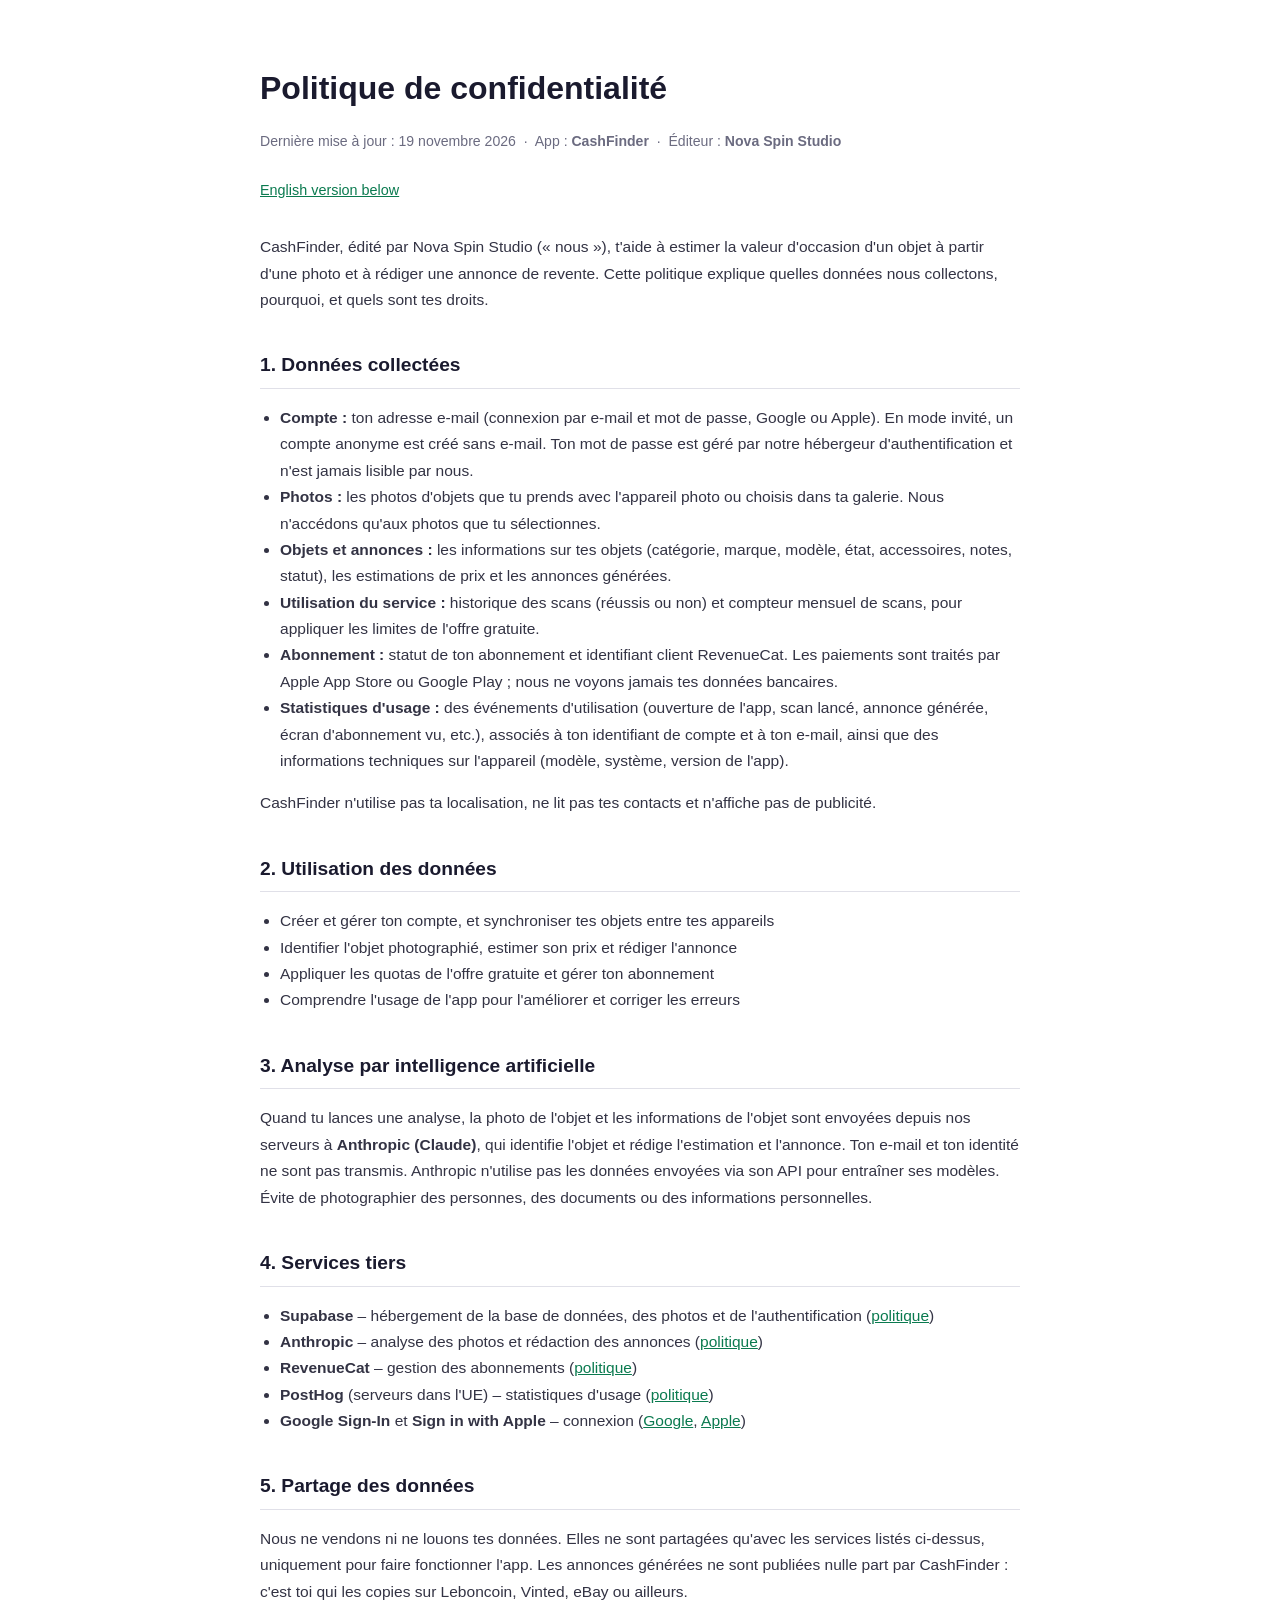
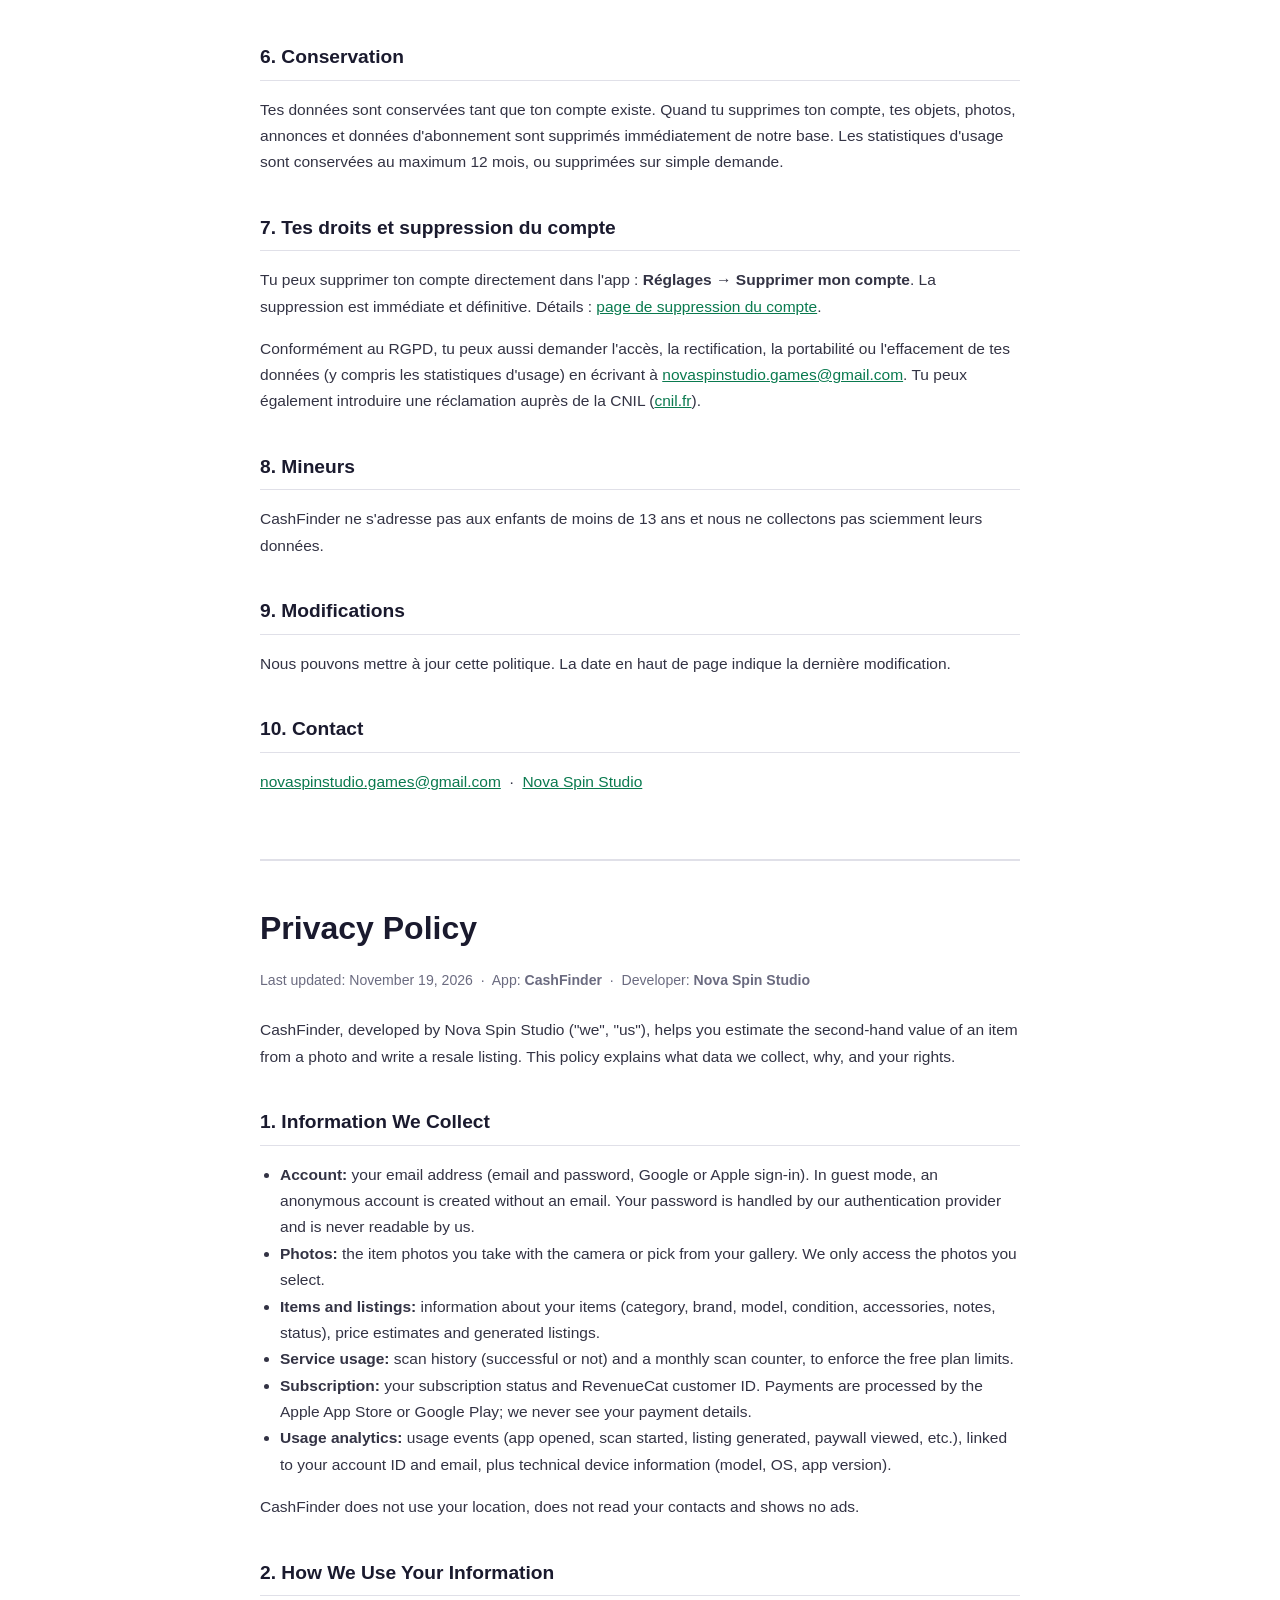
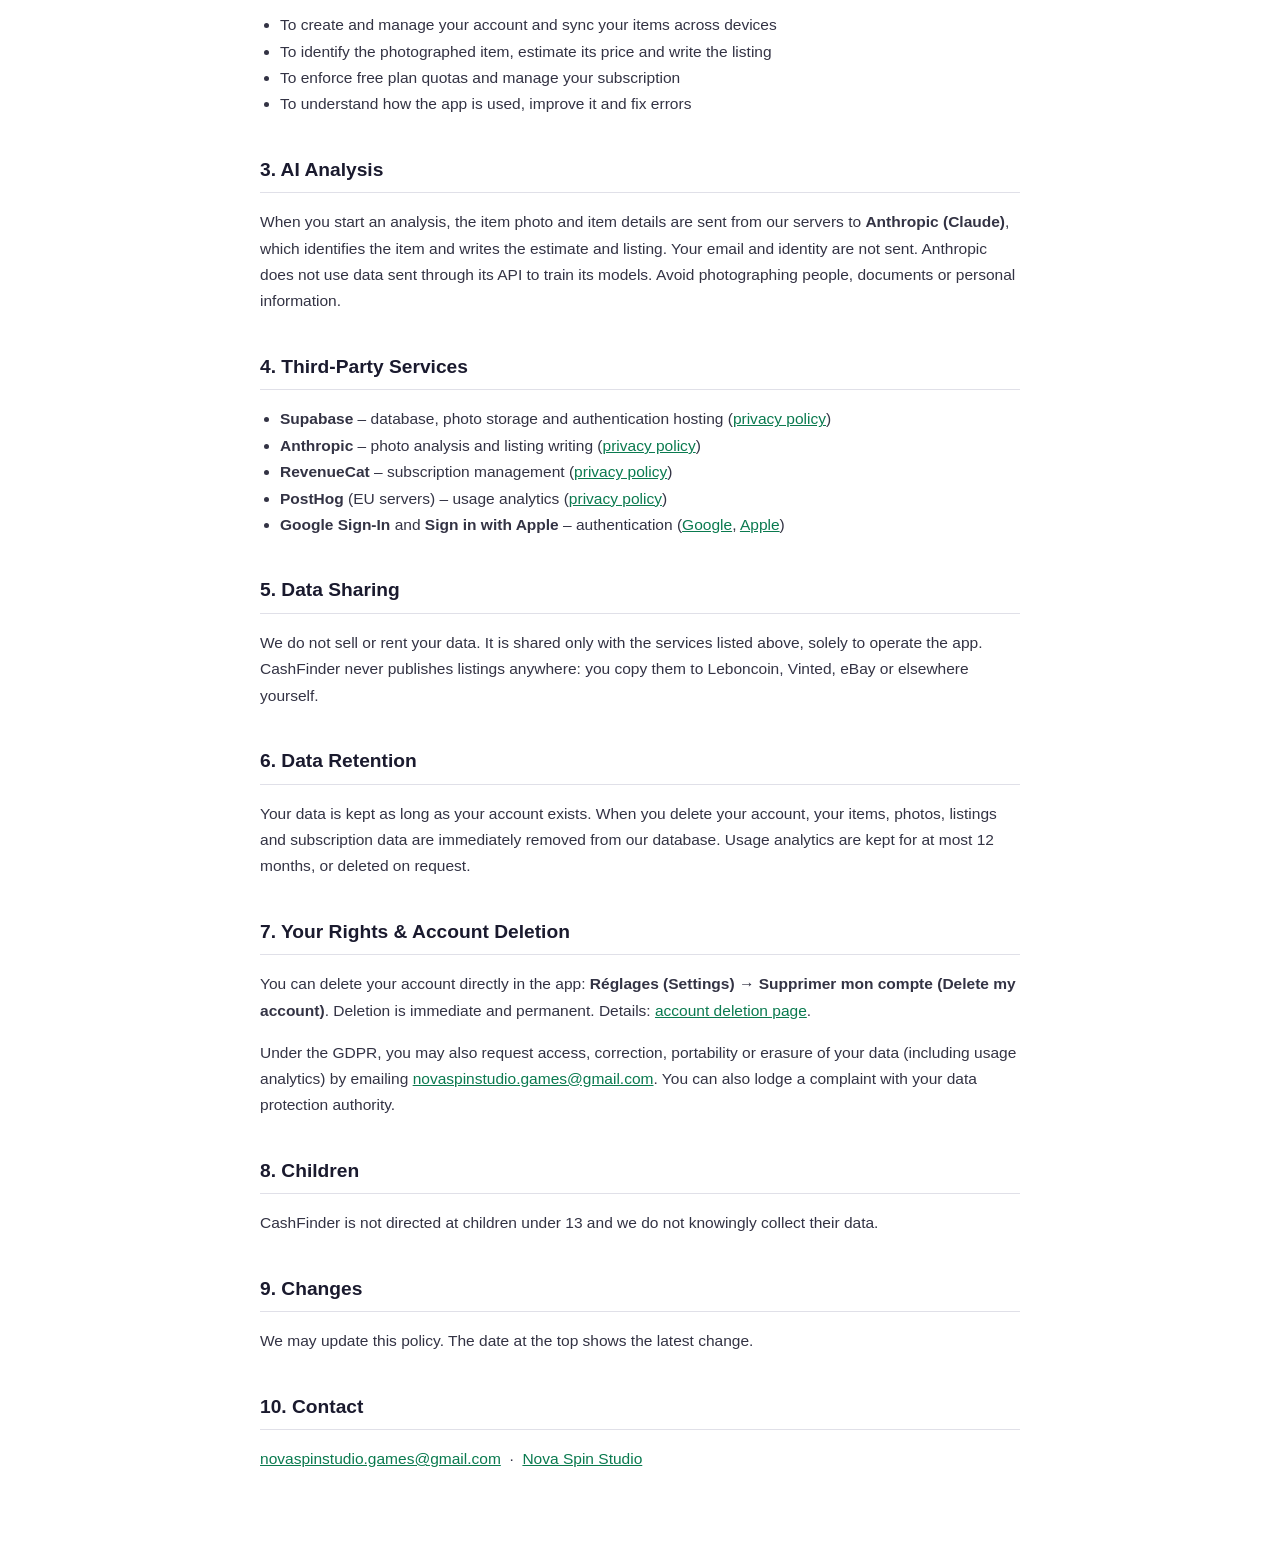
<file: index.html>
<!DOCTYPE html>
<html lang="fr">
<head>
  <meta charset="UTF-8" />
  <meta name="viewport" content="width=device-width, initial-scale=1.0" />
  <title>Privacy Policy – CashFinder</title>
  <link rel="stylesheet" href="style.css" />
</head>
<body>

  <h1>Politique de confidentialité</h1>
  <p class="meta">Dernière mise à jour : 19 novembre 2026 &nbsp;·&nbsp; App : <strong>CashFinder</strong> &nbsp;·&nbsp; Éditeur : <strong>Nova Spin Studio</strong></p>
  <p class="lang"><a href="#en">English version below</a></p>

  <p>CashFinder, édité par Nova Spin Studio (« nous »), t'aide à estimer la valeur d'occasion d'un objet à partir d'une photo et à rédiger une annonce de revente. Cette politique explique quelles données nous collectons, pourquoi, et quels sont tes droits.</p>

  <h2>1. Données collectées</h2>
  <ul>
    <li><strong>Compte :</strong> ton adresse e-mail (connexion par e-mail et mot de passe, Google ou Apple). En mode invité, un compte anonyme est créé sans e-mail. Ton mot de passe est géré par notre hébergeur d'authentification et n'est jamais lisible par nous.</li>
    <li><strong>Photos :</strong> les photos d'objets que tu prends avec l'appareil photo ou choisis dans ta galerie. Nous n'accédons qu'aux photos que tu sélectionnes.</li>
    <li><strong>Objets et annonces :</strong> les informations sur tes objets (catégorie, marque, modèle, état, accessoires, notes, statut), les estimations de prix et les annonces générées.</li>
    <li><strong>Utilisation du service :</strong> historique des scans (réussis ou non) et compteur mensuel de scans, pour appliquer les limites de l'offre gratuite.</li>
    <li><strong>Abonnement :</strong> statut de ton abonnement et identifiant client RevenueCat. Les paiements sont traités par Apple App Store ou Google Play ; nous ne voyons jamais tes données bancaires.</li>
    <li><strong>Statistiques d'usage :</strong> des événements d'utilisation (ouverture de l'app, scan lancé, annonce générée, écran d'abonnement vu, etc.), associés à ton identifiant de compte et à ton e-mail, ainsi que des informations techniques sur l'appareil (modèle, système, version de l'app).</li>
  </ul>
  <p>CashFinder n'utilise pas ta localisation, ne lit pas tes contacts et n'affiche pas de publicité.</p>

  <h2>2. Utilisation des données</h2>
  <ul>
    <li>Créer et gérer ton compte, et synchroniser tes objets entre tes appareils</li>
    <li>Identifier l'objet photographié, estimer son prix et rédiger l'annonce</li>
    <li>Appliquer les quotas de l'offre gratuite et gérer ton abonnement</li>
    <li>Comprendre l'usage de l'app pour l'améliorer et corriger les erreurs</li>
  </ul>

  <h2>3. Analyse par intelligence artificielle</h2>
  <p>Quand tu lances une analyse, la photo de l'objet et les informations de l'objet sont envoyées depuis nos serveurs à <strong>Anthropic (Claude)</strong>, qui identifie l'objet et rédige l'estimation et l'annonce. Ton e-mail et ton identité ne sont pas transmis. Anthropic n'utilise pas les données envoyées via son API pour entraîner ses modèles. Évite de photographier des personnes, des documents ou des informations personnelles.</p>

  <h2>4. Services tiers</h2>
  <ul>
    <li><strong>Supabase</strong> – hébergement de la base de données, des photos et de l'authentification (<a href="https://supabase.com/privacy">politique</a>)</li>
    <li><strong>Anthropic</strong> – analyse des photos et rédaction des annonces (<a href="https://www.anthropic.com/legal/privacy">politique</a>)</li>
    <li><strong>RevenueCat</strong> – gestion des abonnements (<a href="https://www.revenuecat.com/privacy">politique</a>)</li>
    <li><strong>PostHog</strong> (serveurs dans l'UE) – statistiques d'usage (<a href="https://posthog.com/privacy">politique</a>)</li>
    <li><strong>Google Sign-In</strong> et <strong>Sign in with Apple</strong> – connexion (<a href="https://policies.google.com/privacy">Google</a>, <a href="https://www.apple.com/legal/privacy/">Apple</a>)</li>
  </ul>

  <h2>5. Partage des données</h2>
  <p>Nous ne vendons ni ne louons tes données. Elles ne sont partagées qu'avec les services listés ci-dessus, uniquement pour faire fonctionner l'app. Les annonces générées ne sont publiées nulle part par CashFinder : c'est toi qui les copies sur Leboncoin, Vinted, eBay ou ailleurs.</p>

  <h2>6. Conservation</h2>
  <p>Tes données sont conservées tant que ton compte existe. Quand tu supprimes ton compte, tes objets, photos, annonces et données d'abonnement sont supprimés immédiatement de notre base. Les statistiques d'usage sont conservées au maximum 12 mois, ou supprimées sur simple demande.</p>

  <h2>7. Tes droits et suppression du compte</h2>
  <p>Tu peux supprimer ton compte directement dans l'app : <strong>Réglages → Supprimer mon compte</strong>. La suppression est immédiate et définitive. Détails : <a href="account-deletion.html">page de suppression du compte</a>.</p>
  <p>Conformément au RGPD, tu peux aussi demander l'accès, la rectification, la portabilité ou l'effacement de tes données (y compris les statistiques d'usage) en écrivant à <a href="mailto:novaspinstudio.games@gmail.com">novaspinstudio.games@gmail.com</a>. Tu peux également introduire une réclamation auprès de la CNIL (<a href="https://www.cnil.fr">cnil.fr</a>).</p>

  <h2>8. Mineurs</h2>
  <p>CashFinder ne s'adresse pas aux enfants de moins de 13 ans et nous ne collectons pas sciemment leurs données.</p>

  <h2>9. Modifications</h2>
  <p>Nous pouvons mettre à jour cette politique. La date en haut de page indique la dernière modification.</p>

  <h2>10. Contact</h2>
  <p><a href="mailto:novaspinstudio.games@gmail.com">novaspinstudio.games@gmail.com</a> &nbsp;·&nbsp; <a href="https://novaspinstudiogames.github.io/">Nova Spin Studio</a></p>

  <hr id="en" />

  <h1>Privacy Policy</h1>
  <p class="meta">Last updated: November 19, 2026 &nbsp;·&nbsp; App: <strong>CashFinder</strong> &nbsp;·&nbsp; Developer: <strong>Nova Spin Studio</strong></p>

  <p>CashFinder, developed by Nova Spin Studio ("we", "us"), helps you estimate the second-hand value of an item from a photo and write a resale listing. This policy explains what data we collect, why, and your rights.</p>

  <h2>1. Information We Collect</h2>
  <ul>
    <li><strong>Account:</strong> your email address (email and password, Google or Apple sign-in). In guest mode, an anonymous account is created without an email. Your password is handled by our authentication provider and is never readable by us.</li>
    <li><strong>Photos:</strong> the item photos you take with the camera or pick from your gallery. We only access the photos you select.</li>
    <li><strong>Items and listings:</strong> information about your items (category, brand, model, condition, accessories, notes, status), price estimates and generated listings.</li>
    <li><strong>Service usage:</strong> scan history (successful or not) and a monthly scan counter, to enforce the free plan limits.</li>
    <li><strong>Subscription:</strong> your subscription status and RevenueCat customer ID. Payments are processed by the Apple App Store or Google Play; we never see your payment details.</li>
    <li><strong>Usage analytics:</strong> usage events (app opened, scan started, listing generated, paywall viewed, etc.), linked to your account ID and email, plus technical device information (model, OS, app version).</li>
  </ul>
  <p>CashFinder does not use your location, does not read your contacts and shows no ads.</p>

  <h2>2. How We Use Your Information</h2>
  <ul>
    <li>To create and manage your account and sync your items across devices</li>
    <li>To identify the photographed item, estimate its price and write the listing</li>
    <li>To enforce free plan quotas and manage your subscription</li>
    <li>To understand how the app is used, improve it and fix errors</li>
  </ul>

  <h2>3. AI Analysis</h2>
  <p>When you start an analysis, the item photo and item details are sent from our servers to <strong>Anthropic (Claude)</strong>, which identifies the item and writes the estimate and listing. Your email and identity are not sent. Anthropic does not use data sent through its API to train its models. Avoid photographing people, documents or personal information.</p>

  <h2>4. Third-Party Services</h2>
  <ul>
    <li><strong>Supabase</strong> – database, photo storage and authentication hosting (<a href="https://supabase.com/privacy">privacy policy</a>)</li>
    <li><strong>Anthropic</strong> – photo analysis and listing writing (<a href="https://www.anthropic.com/legal/privacy">privacy policy</a>)</li>
    <li><strong>RevenueCat</strong> – subscription management (<a href="https://www.revenuecat.com/privacy">privacy policy</a>)</li>
    <li><strong>PostHog</strong> (EU servers) – usage analytics (<a href="https://posthog.com/privacy">privacy policy</a>)</li>
    <li><strong>Google Sign-In</strong> and <strong>Sign in with Apple</strong> – authentication (<a href="https://policies.google.com/privacy">Google</a>, <a href="https://www.apple.com/legal/privacy/">Apple</a>)</li>
  </ul>

  <h2>5. Data Sharing</h2>
  <p>We do not sell or rent your data. It is shared only with the services listed above, solely to operate the app. CashFinder never publishes listings anywhere: you copy them to Leboncoin, Vinted, eBay or elsewhere yourself.</p>

  <h2>6. Data Retention</h2>
  <p>Your data is kept as long as your account exists. When you delete your account, your items, photos, listings and subscription data are immediately removed from our database. Usage analytics are kept for at most 12 months, or deleted on request.</p>

  <h2>7. Your Rights &amp; Account Deletion</h2>
  <p>You can delete your account directly in the app: <strong>Réglages (Settings) → Supprimer mon compte (Delete my account)</strong>. Deletion is immediate and permanent. Details: <a href="account-deletion.html">account deletion page</a>.</p>
  <p>Under the GDPR, you may also request access, correction, portability or erasure of your data (including usage analytics) by emailing <a href="mailto:novaspinstudio.games@gmail.com">novaspinstudio.games@gmail.com</a>. You can also lodge a complaint with your data protection authority.</p>

  <h2>8. Children</h2>
  <p>CashFinder is not directed at children under 13 and we do not knowingly collect their data.</p>

  <h2>9. Changes</h2>
  <p>We may update this policy. The date at the top shows the latest change.</p>

  <h2>10. Contact</h2>
  <p><a href="mailto:novaspinstudio.games@gmail.com">novaspinstudio.games@gmail.com</a> &nbsp;·&nbsp; <a href="https://novaspinstudiogames.github.io/">Nova Spin Studio</a></p>

</body>
</html>
</file>
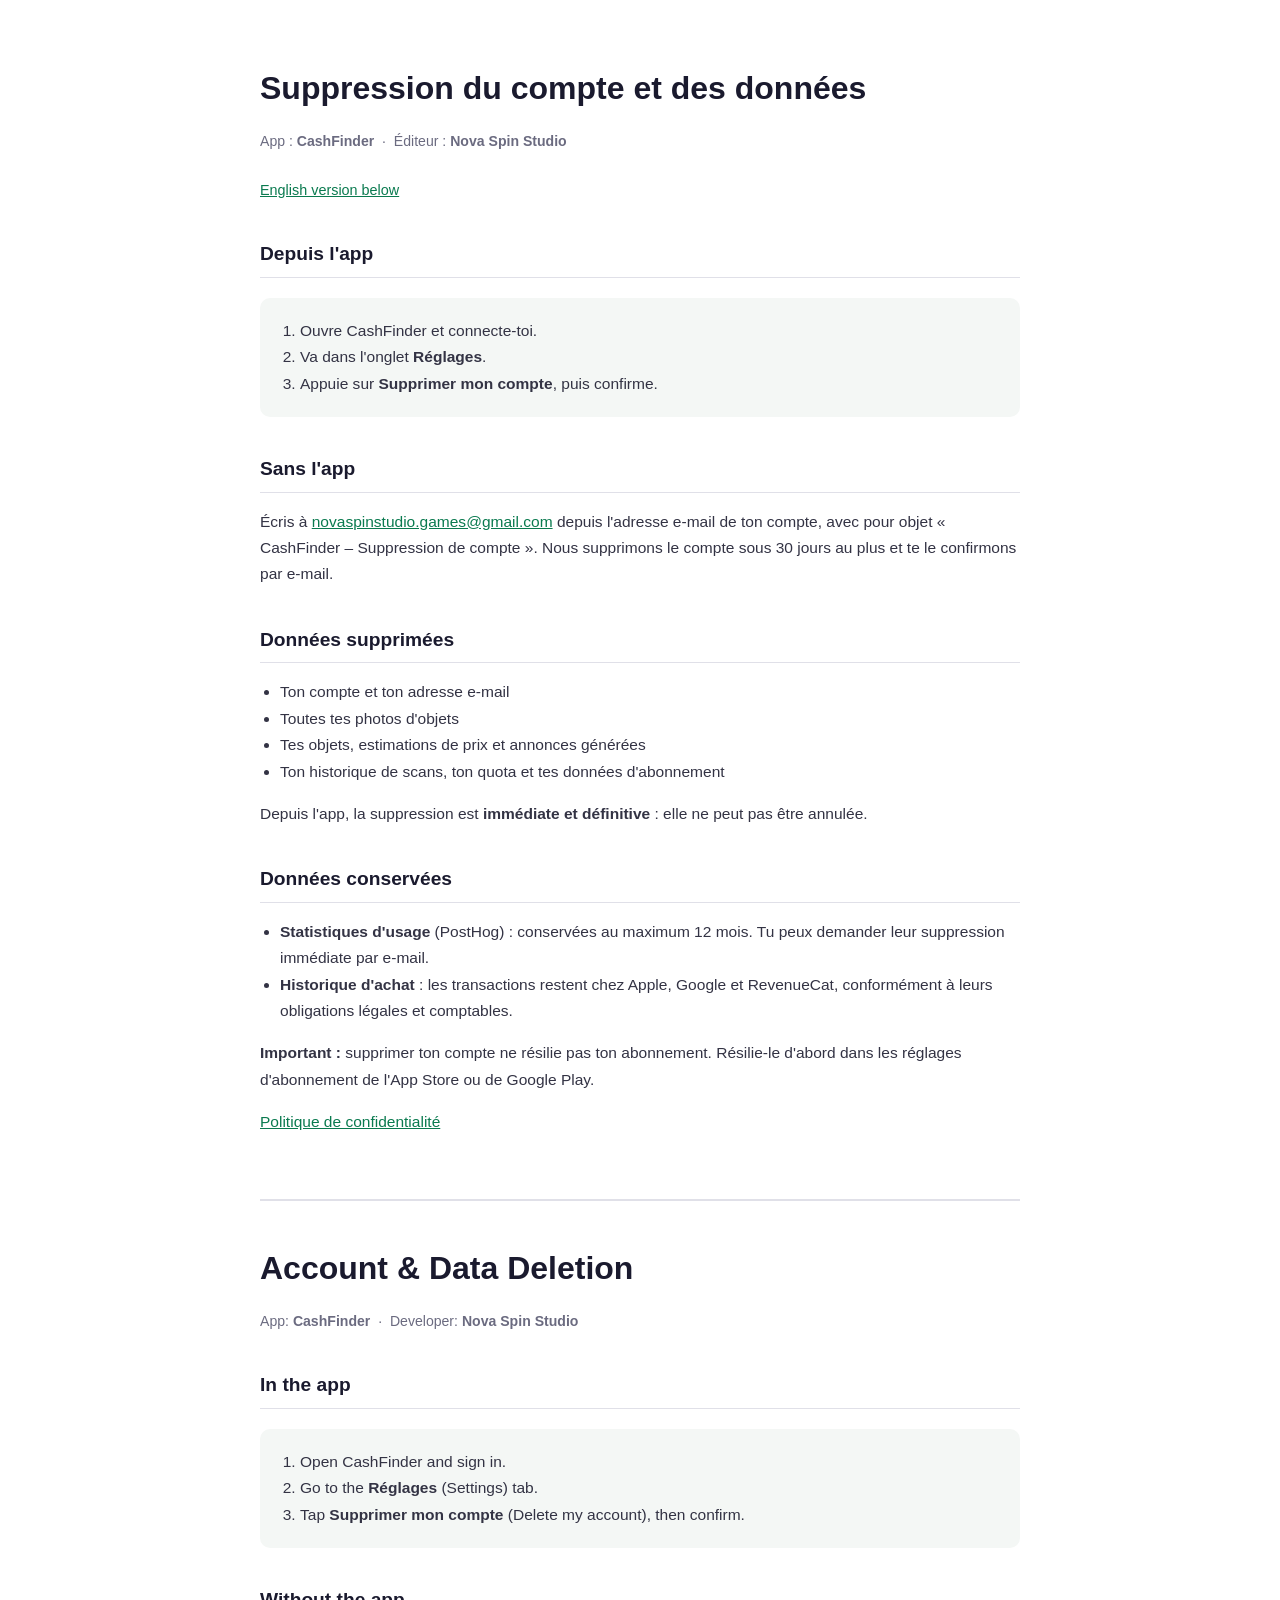
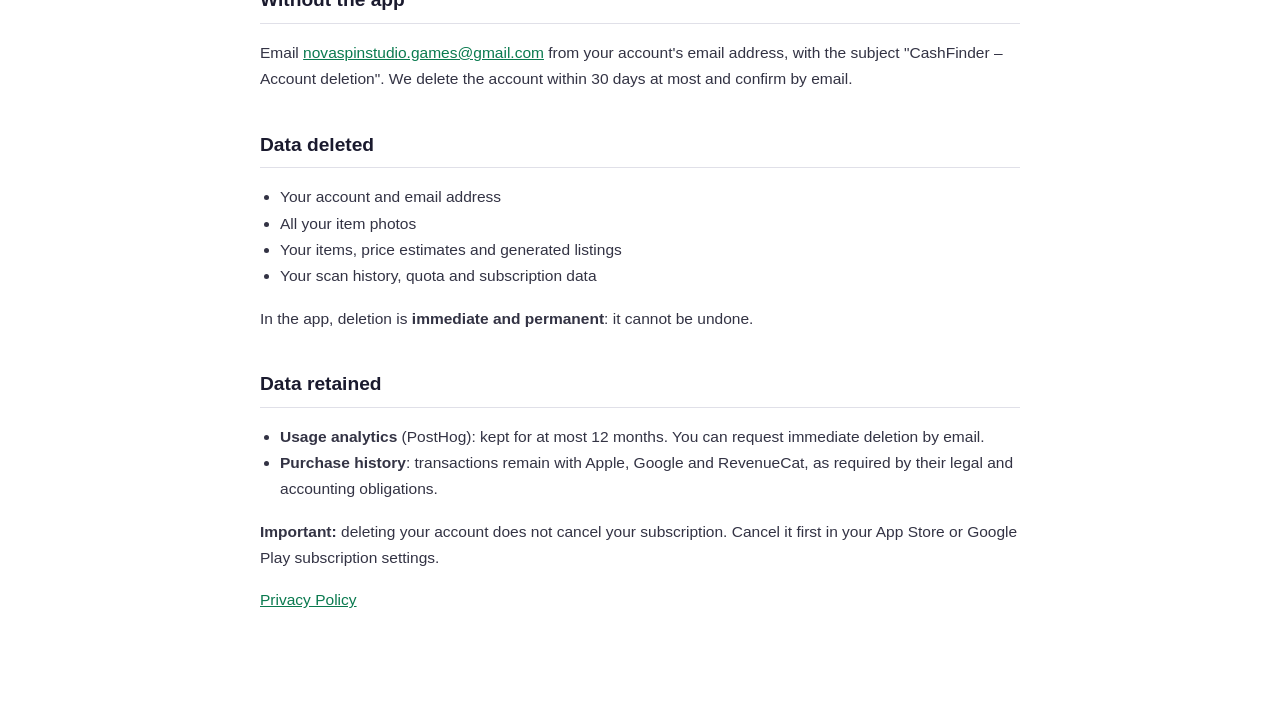
<file: account-deletion.html>
<!DOCTYPE html>
<html lang="fr">
<head>
  <meta charset="UTF-8" />
  <meta name="viewport" content="width=device-width, initial-scale=1.0" />
  <title>Account Deletion – CashFinder</title>
  <link rel="stylesheet" href="style.css" />
</head>
<body>

  <h1>Suppression du compte et des données</h1>
  <p class="meta">App : <strong>CashFinder</strong> &nbsp;·&nbsp; Éditeur : <strong>Nova Spin Studio</strong></p>
  <p class="lang"><a href="#en">English version below</a></p>

  <h2>Depuis l'app</h2>
  <div class="box">
    <ol>
      <li>Ouvre CashFinder et connecte-toi.</li>
      <li>Va dans l'onglet <strong>Réglages</strong>.</li>
      <li>Appuie sur <strong>Supprimer mon compte</strong>, puis confirme.</li>
    </ol>
  </div>

  <h2>Sans l'app</h2>
  <p>Écris à <a href="mailto:novaspinstudio.games@gmail.com?subject=CashFinder%20-%20Suppression%20de%20compte">novaspinstudio.games@gmail.com</a> depuis l'adresse e-mail de ton compte, avec pour objet « CashFinder – Suppression de compte ». Nous supprimons le compte sous 30 jours au plus et te le confirmons par e-mail.</p>

  <h2>Données supprimées</h2>
  <ul>
    <li>Ton compte et ton adresse e-mail</li>
    <li>Toutes tes photos d'objets</li>
    <li>Tes objets, estimations de prix et annonces générées</li>
    <li>Ton historique de scans, ton quota et tes données d'abonnement</li>
  </ul>
  <p>Depuis l'app, la suppression est <strong>immédiate et définitive</strong> : elle ne peut pas être annulée.</p>

  <h2>Données conservées</h2>
  <ul>
    <li><strong>Statistiques d'usage</strong> (PostHog) : conservées au maximum 12 mois. Tu peux demander leur suppression immédiate par e-mail.</li>
    <li><strong>Historique d'achat</strong> : les transactions restent chez Apple, Google et RevenueCat, conformément à leurs obligations légales et comptables.</li>
  </ul>
  <p><strong>Important :</strong> supprimer ton compte ne résilie pas ton abonnement. Résilie-le d'abord dans les réglages d'abonnement de l'App Store ou de Google Play.</p>

  <p><a href="index.html">Politique de confidentialité</a></p>

  <hr id="en" />

  <h1>Account &amp; Data Deletion</h1>
  <p class="meta">App: <strong>CashFinder</strong> &nbsp;·&nbsp; Developer: <strong>Nova Spin Studio</strong></p>

  <h2>In the app</h2>
  <div class="box">
    <ol>
      <li>Open CashFinder and sign in.</li>
      <li>Go to the <strong>Réglages</strong> (Settings) tab.</li>
      <li>Tap <strong>Supprimer mon compte</strong> (Delete my account), then confirm.</li>
    </ol>
  </div>

  <h2>Without the app</h2>
  <p>Email <a href="mailto:novaspinstudio.games@gmail.com?subject=CashFinder%20-%20Account%20deletion">novaspinstudio.games@gmail.com</a> from your account's email address, with the subject "CashFinder – Account deletion". We delete the account within 30 days at most and confirm by email.</p>

  <h2>Data deleted</h2>
  <ul>
    <li>Your account and email address</li>
    <li>All your item photos</li>
    <li>Your items, price estimates and generated listings</li>
    <li>Your scan history, quota and subscription data</li>
  </ul>
  <p>In the app, deletion is <strong>immediate and permanent</strong>: it cannot be undone.</p>

  <h2>Data retained</h2>
  <ul>
    <li><strong>Usage analytics</strong> (PostHog): kept for at most 12 months. You can request immediate deletion by email.</li>
    <li><strong>Purchase history</strong>: transactions remain with Apple, Google and RevenueCat, as required by their legal and accounting obligations.</li>
  </ul>
  <p><strong>Important:</strong> deleting your account does not cancel your subscription. Cancel it first in your App Store or Google Play subscription settings.</p>

  <p><a href="index.html">Privacy Policy</a></p>

</body>
</html>
</file>
<file: style.css>
:root {
  --bg: #ffffff;
  --text: #1a1a2e;
  --muted: #6b6b80;
  --body: #333344;
  --rule: #e0e0e8;
  --link: #0a7a4f;
  --card: #f4f7f5;
}
@media (prefers-color-scheme: dark) {
  :root {
    --bg: #121418;
    --text: #f0f0f4;
    --muted: #9a9aab;
    --body: #d4d4de;
    --rule: #2c2f36;
    --link: #4fd19b;
    --card: #1b1f24;
  }
}
body {
  font-family: -apple-system, BlinkMacSystemFont, 'Segoe UI', Roboto, sans-serif;
  max-width: 760px;
  margin: 0 auto;
  padding: 40px 16px 80px;
  background: var(--bg);
  color: var(--text);
  line-height: 1.7;
}
h1 { font-size: 2rem; margin-bottom: 4px; }
h2 { font-size: 1.2rem; margin-top: 36px; border-bottom: 1px solid var(--rule); padding-bottom: 6px; }
p, li { font-size: 0.97rem; color: var(--body); }
ul, ol { padding-left: 20px; }
a { color: var(--link); }
.meta { color: var(--muted); font-size: 0.88rem; margin-bottom: 24px; }
.lang { font-size: 0.9rem; margin-bottom: 32px; }
.box { background: var(--card); border-radius: 10px; padding: 4px 20px; margin: 20px 0; }
hr { border: none; border-top: 2px solid var(--rule); margin: 64px 0 40px; }
</file>
